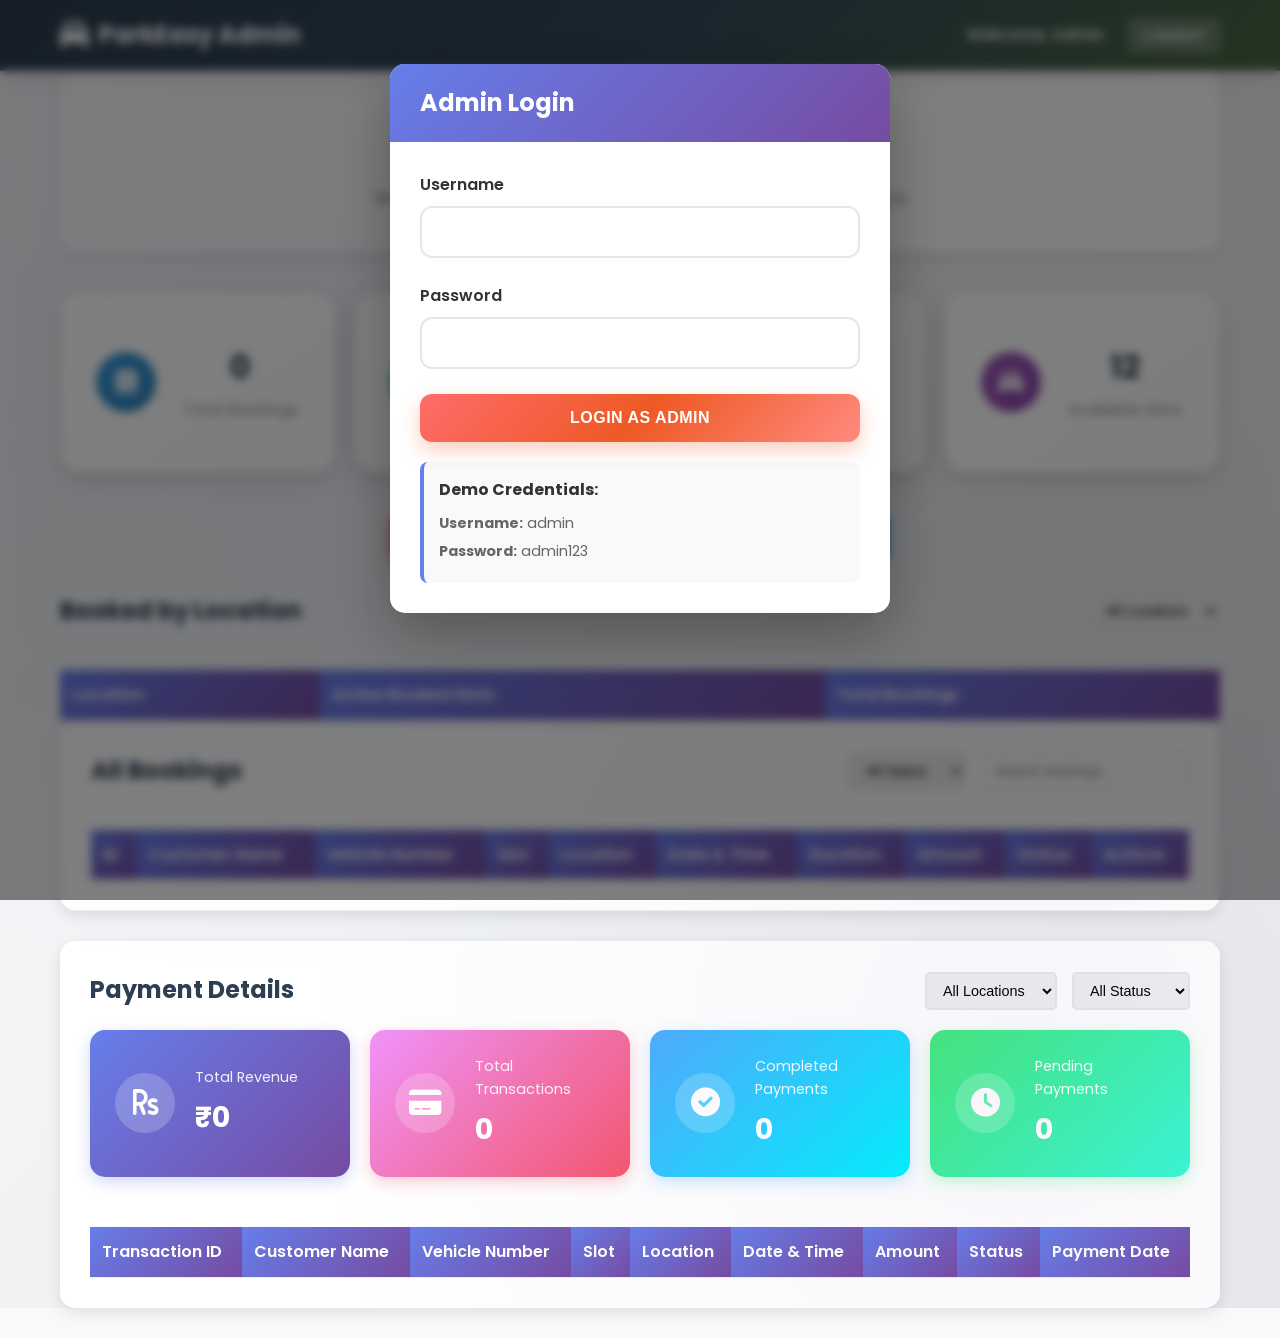
<file: Frontend/admin.html>
<!DOCTYPE html>
<html lang="en">
<head>
    <meta charset="UTF-8">
    <meta name="viewport" content="width=device-width, initial-scale=1.0">
    <title>ParkEasy - Admin Dashboard</title>
    <link rel="preconnect" href="https://fonts.googleapis.com">
    <link rel="preconnect" href="https://fonts.gstatic.com" crossorigin>
    <link href="https://fonts.googleapis.com/css2?family=Poppins:wght@300;400;500;600;700&display=swap" rel="stylesheet">
    <link rel="stylesheet" href="style.css">
    <link href="https://cdnjs.cloudflare.com/ajax/libs/font-awesome/6.0.0/css/all.min.css" rel="stylesheet">
</head>
<body>
    <!-- Admin Navigation -->
    <nav class="navbar admin-navbar">
        <div class="nav-container">
            <div class="nav-logo">
                <i class="fas fa-car"></i>
                <span>ParkEasy Admin</span>
            </div>
            <div class="nav-auth">
                <span class="admin-welcome">Welcome, Admin</span>
                <button class="btn btn-logout" onclick="logout()">Logout</button>
            </div>
        </div>
    </nav>

    <!-- Admin Dashboard -->
    <section class="admin-dashboard">
        <div class="container">
            <div class="dashboard-header">
                <h1>Admin Dashboard</h1>
                <p>Manage parking bookings and monitor system performance</p>
            </div>
            
            <div class="admin-stats">
                <div class="stat-card">
                    <div class="stat-icon">
                        <i class="fas fa-book"></i>
                    </div>
                    <div class="stat-content">
                        <span class="stat-number" id="totalBookings">0</span>
                        <span class="stat-label">Total Bookings</span>
                    </div>
                </div>
                <div class="stat-card">
                    <div class="stat-icon">
                        <i class="fas fa-rupee-sign"></i>
                    </div>
                    <div class="stat-content">
                        <span class="stat-number" id="totalRevenue">₹0</span>
                        <span class="stat-label">Total Revenue</span>
                    </div>
                </div>
                <div class="stat-card">
                    <div class="stat-icon">
                        <i class="fas fa-clock"></i>
                    </div>
                    <div class="stat-content">
                        <span class="stat-number" id="activeBookings">0</span>
                        <span class="stat-label">Active Bookings</span>
                    </div>
                </div>
                <div class="stat-card">
                    <div class="stat-icon">
                        <i class="fas fa-car"></i>
                    </div>
                    <div class="stat-content">
                        <span class="stat-number" id="availableSlots">12</span>
                        <span class="stat-label">Available Slots</span>
                    </div>
                </div>
            </div>
            
            <div class="admin-actions">
                <button class="btn btn-primary" onclick="exportToExcel()">
                    <i class="fas fa-file-excel"></i> Export to Excel
                </button>
                <button class="btn btn-secondary" onclick="refreshAdminData()">
                    <i class="fas fa-sync-alt"></i> Refresh Data
                </button>
            </div>

            <div class="booked-by-location">
                <div class="section-header">
                    <h2>Booked by Location</h2>
                    <div class="filter-controls">
                        <select id="adminLocationFilter" onchange="refreshAdminData()">
                            <option value="">All Locations</option>
                            <option value="CityMall">CityMall</option>
                            <option value="TechPark">TechPark</option>
                            <option value="CentralOffice">CentralOffice</option>
                            <option value="Airport">Airport</option>
                            <option value="Stadium">Stadium</option>
                        </select>
                    </div>
                </div>
                <div class="table-responsive">
                    <table class="bookings-table">
                        <thead>
                            <tr>
                                <th>Location</th>
                                <th>Active Booked Slots</th>
                                <th>Total Bookings</th>
                            </tr>
                        </thead>
                        <tbody id="bookedByLocationBody">
                            <!-- Filled by admin.js -->
                        </tbody>
                    </table>
                </div>
            </div>
            
            <div class="bookings-section">
                <div class="section-header">
                    <h2>All Bookings</h2>
                    <div class="filter-controls">
                        <select id="statusFilter" onchange="filterBookings()">
                            <option value="">All Status</option>
                            <option value="active">Active</option>
                            <option value="completed">Completed</option>
                            <option value="cancelled">Cancelled</option>
                        </select>
                        <input type="text" id="searchInput" placeholder="Search bookings..." onkeyup="searchBookings()">
                    </div>
                </div>
                
                <div class="table-responsive">
                    <table class="bookings-table">
                        <thead>
                            <tr>
                                <th>ID</th>
                                <th>Customer Name</th>
                                <th>Vehicle Number</th>
                                <th>Slot</th>
                                <th>Location</th>
                                <th>Date & Time</th>
                                <th>Duration</th>
                                <th>Amount</th>
                                <th>Status</th>
                                <th>Actions</th>
                            </tr>
                        </thead>
                        <tbody id="bookingsTableBody">
                            <!-- Bookings will be populated here -->
                        </tbody>
                    </table>
                </div>
            </div>

            <div class="payment-details-section">
                <div class="section-header">
                    <h2>Payment Details</h2>
                    <div class="filter-controls">
                        <select id="paymentLocationFilter" onchange="loadPaymentDetails()">
                            <option value="">All Locations</option>
                            <option value="CityMall">CityMall</option>
                            <option value="TechPark">TechPark</option>
                            <option value="CentralOffice">CentralOffice</option>
                            <option value="Airport">Airport</option>
                            <option value="Stadium">Stadium</option>
                        </select>
                        <select id="paymentStatusFilter" onchange="loadPaymentDetails()">
                            <option value="">All Status</option>
                            <option value="active">Active</option>
                            <option value="completed">Completed</option>
                            <option value="cancelled">Cancelled</option>
                        </select>
                    </div>
                </div>
                
                <div class="payment-summary-cards">
                    <div class="payment-summary-card">
                        <div class="payment-summary-icon">
                            <i class="fas fa-rupee-sign"></i>
                        </div>
                        <div class="payment-summary-content">
                            <span class="payment-summary-label">Total Revenue</span>
                            <span class="payment-summary-value" id="totalPaymentRevenue">₹0</span>
                        </div>
                    </div>
                    <div class="payment-summary-card">
                        <div class="payment-summary-icon">
                            <i class="fas fa-credit-card"></i>
                        </div>
                        <div class="payment-summary-content">
                            <span class="payment-summary-label">Total Transactions</span>
                            <span class="payment-summary-value" id="totalTransactions">0</span>
                        </div>
                    </div>
                    <div class="payment-summary-card">
                        <div class="payment-summary-icon">
                            <i class="fas fa-check-circle"></i>
                        </div>
                        <div class="payment-summary-content">
                            <span class="payment-summary-label">Completed Payments</span>
                            <span class="payment-summary-value" id="completedPayments">0</span>
                        </div>
                    </div>
                    <div class="payment-summary-card">
                        <div class="payment-summary-icon">
                            <i class="fas fa-clock"></i>
                        </div>
                        <div class="payment-summary-content">
                            <span class="payment-summary-label">Pending Payments</span>
                            <span class="payment-summary-value" id="pendingPayments">0</span>
                        </div>
                    </div>
                </div>
                
                <div class="table-responsive">
                    <table class="bookings-table">
                        <thead>
                            <tr>
                                <th>Transaction ID</th>
                                <th>Customer Name</th>
                                <th>Vehicle Number</th>
                                <th>Slot</th>
                                <th>Location</th>
                                <th>Date & Time</th>
                                <th>Amount</th>
                                <th>Status</th>
                                <th>Payment Date</th>
                            </tr>
                        </thead>
                        <tbody id="paymentDetailsTableBody">
                            <!-- Payment details will be populated here -->
                        </tbody>
                    </table>
                </div>
            </div>
        </div>
    </section>

    <!-- Login Modal for Admin -->
    <div id="adminLoginModal" class="modal">
        <div class="modal-content">
            <div class="modal-header">
                <h2>Admin Login</h2>
            </div>
            <div class="modal-body">
                <form id="adminLoginForm">
                    <div class="form-group">
                        <label for="adminUsername">Username</label>
                        <input type="text" id="adminUsername" name="username" required>
                    </div>
                    
                    <div class="form-group">
                        <label for="adminPassword">Password</label>
                        <input type="password" id="adminPassword" name="password" required>
                    </div>
                    
                    <button type="submit" class="btn btn-primary btn-full">Login as Admin</button>
                </form>
                
                <div class="demo-credentials">
                    <h4>Demo Credentials:</h4>
                    <p><strong>Username:</strong> admin</p>
                    <p><strong>Password:</strong> admin123</p>
                </div>
            </div>
        </div>
    </div>

    <script src="api.js"></script>
    <script src="admin.js"></script>
</body>
</html>
</file>
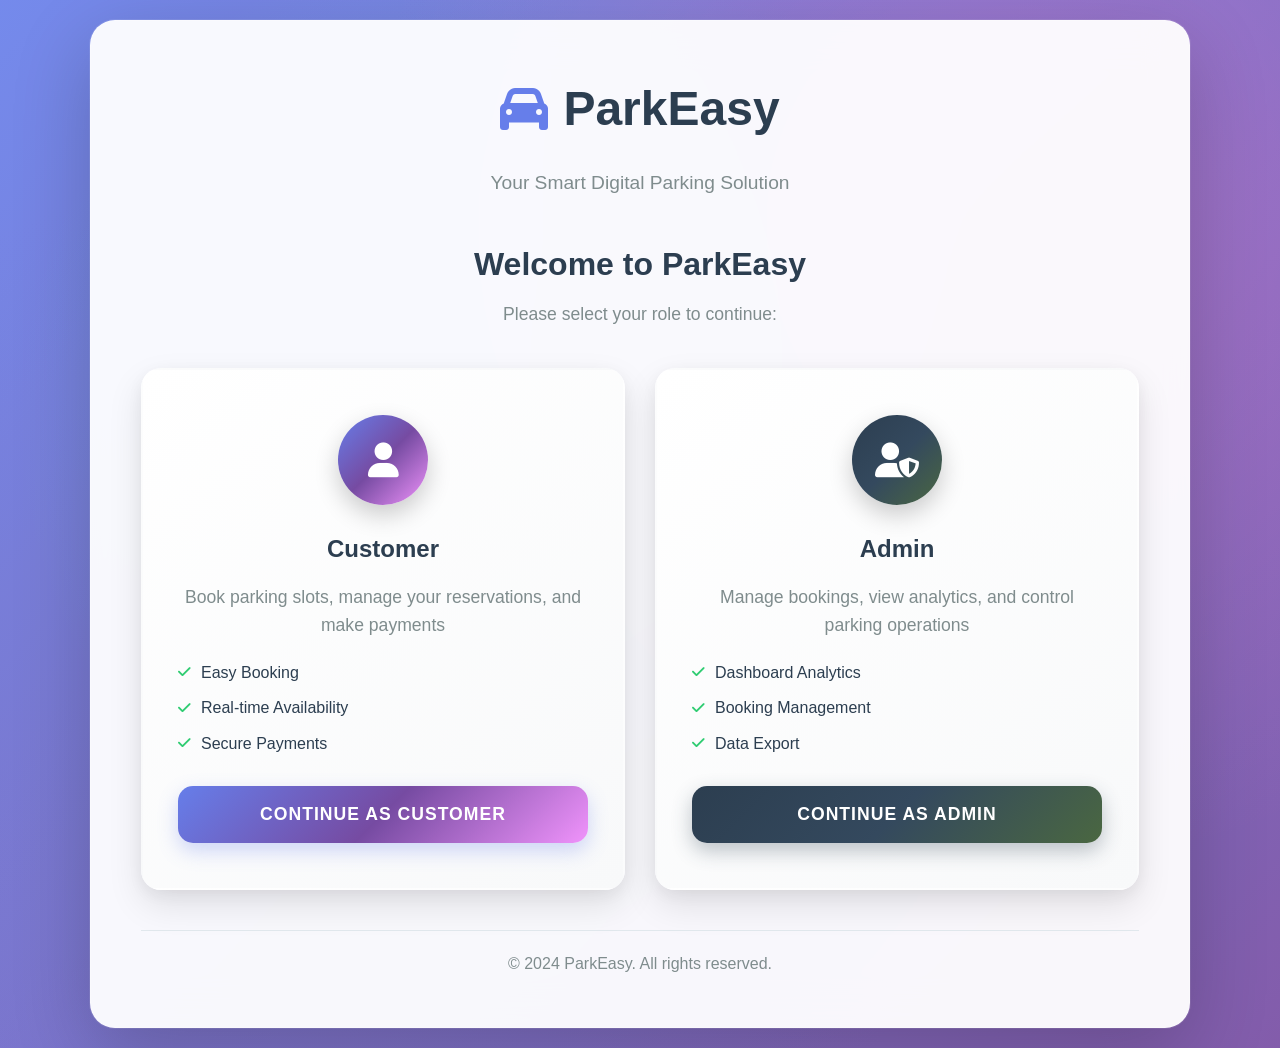
<file: Frontend/landing.html>
<!DOCTYPE html>
<html lang="en">
<head>
    <meta charset="UTF-8">
    <meta name="viewport" content="width=device-width, initial-scale=1.0">
    <title>ParkEasy - Digital Parking System</title>
    <link rel="stylesheet" href="style.css">
    <link href="https://cdnjs.cloudflare.com/ajax/libs/font-awesome/6.0.0/css/all.min.css" rel="stylesheet">
</head>
<body>
    <!-- Landing Page -->
    <div class="landing-page">
        <div class="landing-container">
            <div class="landing-header">
                <div class="logo">
                    <i class="fas fa-car"></i>
                    <h1>ParkEasy</h1>
                </div>
                <p class="tagline">Your Smart Digital Parking Solution</p>
            </div>
            
            <div class="user-selection">
                <h2>Welcome to ParkEasy</h2>
                <p>Please select your role to continue:</p>
                
                <div class="role-cards">
                    <div class="role-card customer-card" onclick="goToCustomer()">
                        <div class="role-icon">
                            <i class="fas fa-user"></i>
                        </div>
                        <h3>Customer</h3>
                        <p>Book parking slots, manage your reservations, and make payments</p>
                        <div class="role-features">
                            <span><i class="fas fa-check"></i> Easy Booking</span>
                            <span><i class="fas fa-check"></i> Real-time Availability</span>
                            <span><i class="fas fa-check"></i> Secure Payments</span>
                        </div>
                        <button class="btn btn-primary">Continue as Customer</button>
                    </div>
                    
                    <div class="role-card admin-card" onclick="goToAdmin()">
                        <div class="role-icon">
                            <i class="fas fa-user-shield"></i>
                        </div>
                        <h3>Admin</h3>
                        <p>Manage bookings, view analytics, and control parking operations</p>
                        <div class="role-features">
                            <span><i class="fas fa-check"></i> Dashboard Analytics</span>
                            <span><i class="fas fa-check"></i> Booking Management</span>
                            <span><i class="fas fa-check"></i> Data Export</span>
                        </div>
                        <button class="btn btn-secondary">Continue as Admin</button>
                    </div>
                </div>
            </div>
            
            <div class="landing-footer">
                <p>&copy; 2024 ParkEasy. All rights reserved.</p>
            </div>
        </div>
    </div>

    <script>
        // Add loading animation
        document.addEventListener('DOMContentLoaded', function() {
            // Animate cards on load
            const cards = document.querySelectorAll('.role-card');
            cards.forEach((card, index) => {
                card.style.opacity = '0';
                card.style.transform = 'translateY(50px)';
                setTimeout(() => {
                    card.style.transition = 'all 0.6s ease';
                    card.style.opacity = '1';
                    card.style.transform = 'translateY(0)';
                }, index * 200);
            });
        });
        
        function goToCustomer() {
            // Add click animation
            const customerCard = document.querySelector('.customer-card');
            customerCard.style.transform = 'scale(0.95)';
            setTimeout(() => {
                customerCard.style.transform = 'scale(1)';
                window.open('index.html', '_blank');
            }, 150);
        }
        
        function goToAdmin() {
            // Add click animation
            const adminCard = document.querySelector('.admin-card');
            adminCard.style.transform = 'scale(0.95)';
            setTimeout(() => {
                adminCard.style.transform = 'scale(1)';
                window.open('admin.html', '_blank');
            }, 150);
        }
    </script>
</body>
</html>
</file>
<file: Frontend/style.css>
/* Reset and Base Styles */
* {
    margin: 0;
    padding: 0;
    box-sizing: border-box;
}

body {
    font-family: 'Poppins', 'Segoe UI', Tahoma, Geneva, Verdana, sans-serif;
    line-height: 1.6;
    color: #333;
    background-color: #f8f9fa;
}

.container {
    max-width: 1200px;
    margin: 0 auto;
    padding: 0 20px;
}

/* Navigation */
.navbar {
    background: rgba(102, 126, 234, 0.5); /* Transparent */
  backdrop-filter: blur(10px); /* Blurry effect */
  -webkit-backdrop-filter: blur(10px); /* Safari support */
  border-bottom: 1px solid rgba(255, 255, 255, 0.2); /* Optional subtle border */
  position: fixed; /* Keeps navbar on top */
  top: 0;
  width: 100%;
  z-index: 1000;
}

.nav-container {
    max-width: 1200px;
    margin: 0 auto;
    padding: 0 20px;
    display: flex;
    justify-content: space-between;
    align-items: center;
    height: 70px;
    gap: 20px;
    position: relative;
}

.nav-container > * {
    flex-shrink: 0;
}

.nav-logo {
    display: flex;
    align-items: center;
    color: white;
    font-size: 1.5rem;
    font-weight: bold;
    flex-shrink: 0;
    white-space: nowrap;
}

.nav-logo i {
    margin-right: 10px;
    font-size: 1.8rem;
}

.nav-menu {
    display: flex;
    list-style: none;
    margin: 0;
    padding: 0;
    align-items: center;
    flex-wrap: nowrap;
    gap: 0;
    flex: 1;
    justify-content: flex-start;
    min-width: 0;
    margin-left: 20px;
    margin-right: 20px;
}

.nav-item {
    margin-left: 1.5rem;
    flex-shrink: 0;
}

.nav-item:first-child {
    margin-left: 0;
}

.nav-link {
    color: whitesmoke;
    text-decoration: none;
    font-weight: 500;
    padding: 10px 12px;
    border-radius: 5px;
    transition: all 0.3s ease;
    cursor: pointer;
    white-space: nowrap;
    display: inline-block;
    vertical-align: middle;
    font-size: 0.95rem;
}

.nav-link:hover,
.nav-link.active {
    background-color: #764ba2;
    transform: translateY(-2px);
}

.hamburger {
    display: none;
    flex-direction: column;
    cursor: pointer;
}

.hamburger .bar {
    width: 25px;
    height: 3px;
    background-color: white;
    margin: 3px 0;
    transition: 0.3s;
}

/* Sections */
.section {
    display: none;
    min-height: 100vh;
    padding-top: 70px;
}

.section.active {
    display: block;
}

/* Hero Section */
.hero {
    background: linear-gradient(135deg, rgba(102, 126, 234, 0.9) 0%, rgba(118, 75, 162, 0.9) 100%), 
                url('https://images.unsplash.com/photo-1449824913935-59a10b8d2000?w=1920&h=1080&fit=crop&crop=center') center/cover no-repeat;
    color: white;
    padding: 80px 0;
    display: flex;
    align-items: center;
    justify-content: space-between;
    max-width: 100%;
    margin: 0 auto;
    padding-left: 20px;
    padding-right: 20px;
    height: 100vh;
    min-height: 600px;
    position: relative;
    overflow: hidden;
}

.hero::before {
    content: '';
    position: absolute;
    top: 0;
    left: 0;
    right: 0;
    bottom: 0;
    background: radial-gradient(circle at 30% 20%, rgba(255, 255, 255, 0.1) 0%, transparent 50%),
                radial-gradient(circle at 70% 80%, rgba(255, 255, 255, 0.05) 0%, transparent 50%);
    animation: heroShimmer 8s ease-in-out infinite;
}

@keyframes heroShimmer {
    0%, 100% { opacity: 0.3; }
    50% { opacity: 0.6; }
}

.hero-content {
    flex: 1;
    max-width: 600px;
    padding-left: 50px;
}

.hero h1 {
    font-size: 3rem;
    margin-bottom: 20px;
    animation: fadeInUp 1s ease;
}

.hero p {
    font-size: 1.2rem;
    margin-bottom: 30px;
    opacity: 0.9;
    animation: fadeInUp 1s ease 0.2s both;
}

.hero-buttons {
    animation: fadeInUp 1s ease 0.4s both;
}

.hero-image {
    flex: 1;
    text-align: center;
    display: flex;
    align-items: center;
    justify-content: center;
}

.hero-image::before {
    content: '';
    position: absolute;
    top: 0;
    left: 0;
    right: 0;
    bottom: 0;
    background: url('https://images.unsplash.com/photo-1449824913935-59a10b8d2000?w=1920&h=1080&fit=crop&crop=center') center/cover no-repeat;
    opacity: 0.1;
    z-index: -1;
}

@keyframes fadeInUp {
    from {
        opacity: 0;
        transform: translateY(30px);
    }
    to {
        opacity: 1;
        transform: translateY(0);
    }
}

@keyframes float {
    0%, 100% { transform: translateY(0px); }
    50% { transform: translateY(-20px); }
}

/* Buttons */
.btn {
    padding: 15px 35px;
    border: none;
    border-radius: 12px;
    font-size: 1rem;
    font-weight: 600;
    cursor: pointer;
    transition: all 0.4s cubic-bezier(0.175, 0.885, 0.32, 1.275);
    text-decoration: none;
    display: inline-block;
    text-align: center;
    position: relative;
    overflow: hidden;
    text-transform: uppercase;
    letter-spacing: 0.5px;
}

.btn::before {
    content: '';
    position: absolute;
    top: 0;
    left: -100%;
    width: 100%;
    height: 100%;
    background: linear-gradient(90deg, transparent, rgba(255,255,255,0.3), transparent);
    transition: left 0.5s;
}

.btn:hover::before {
    left: 100%;
}

.btn-primary {
    background: linear-gradient(135deg, #ff6b6b 0%, #ee5a24 50%, #ff8a80 100%);
    color: white;
    margin-right: 15px;
    box-shadow: 0 8px 20px rgba(238, 90, 36, 0.3);
}

.btn-primary:hover {
    transform: translateY(-4px) scale(1.05);
    box-shadow: 0 15px 35px rgba(238, 90, 36, 0.5);
}

.btn-secondary {
    background: transparent;
    color: white;
    border: 2px solid rgba(255, 255, 255, 0.8);
    backdrop-filter: blur(10px);
}

.btn-secondary:hover {
    background: rgba(255, 255, 255, 0.1);
    color: white;
    transform: translateY(-4px) scale(1.05);
    box-shadow: 0 15px 35px rgba(255, 255, 255, 0.2);
    border-color: white;
}

.btn-full {
    width: 100%;
}

/* Features */
.features {
    display: grid;
    grid-template-columns: repeat(auto-fit, minmax(300px, 1fr));
    gap: 30px;
    max-width: 1200px;
    margin: 0 auto;
    padding: 80px 20px;
    background: white;
    height: 600px;
}

.feature-card {
    background: white;
    padding: 40px 30px;
    border-radius: 15px;
    text-align: center;
    box-shadow: 0 10px 30px rgba(0,0,0,0.1);
    transition: transform 0.3s ease;
    height: 300px;
}

.feature-card:hover {
    transform: translateY(-10px);
}

.feature-card i {
    font-size: 3rem;
    color: #667eea;
    margin-bottom: 20px;
}

.feature-card h3 {
    font-size: 1.5rem;
    margin-bottom: 15px;
    color: #333;
}

/* Form Styles */
.booking-form-container {
    max-width: 800px;
    margin: 0 auto;
    background: linear-gradient(145deg, #ffffff 0%, #f8f9fa 100%);
    padding: 50px;
    border-radius: 20px;
    box-shadow: 0 20px 50px rgba(0,0,0,0.1), 
                0 5px 15px rgba(0,0,0,0.05);
    border: 1px solid rgba(255, 255, 255, 0.2);
    position: relative;
    overflow: hidden;
}

.booking-form-container::before {
    content: '';
    position: absolute;
    top: 0;
    left: 0;
    right: 0;
    height: 4px;
    background: linear-gradient(90deg, #667eea, #764ba2, #f093fb);
}

.form-group {
    margin-bottom: 25px;
}

.form-row {
    display: grid;
    grid-template-columns: 1fr 1fr;
    gap: 20px;
}

.form-group label {
    display: block;
    margin-bottom: 8px;
    font-weight: 600;
    color: #333;
    text-align: left;
}

.form-group input,
.form-group select {
    width: 100%;
    padding: 15px 20px;
    border: 2px solid #e1e8ed;
    border-radius: 12px;
    font-size: 1rem;
    transition: all 0.3s ease;
    background: rgba(255, 255, 255, 0.9);
    backdrop-filter: blur(10px);
}

.form-group input:focus,
.form-group select:focus {
    outline: none;
    border-color: #667eea;
    box-shadow: 0 0 0 3px rgba(102, 126, 234, 0.1);
    transform: translateY(-2px);
    background: white;
}

.total-amount {
    background: linear-gradient(135deg, #667eea, #764ba2);
    color: white;
    padding: 20px;
    border-radius: 10px;
    text-align: center;
    font-size: 1.2rem;
    font-weight: bold;
    margin-bottom: 30px;
}

/* Availability Section */
.availability-stats {
    display: grid;
    grid-template-columns: repeat(auto-fit, minmax(200px, 1fr));
    gap: 20px;
    margin-bottom: 40px;
}

.stat-card {
    background: white;
    padding: 30px;
    border-radius: 15px;
    text-align: center;
    box-shadow: 0 5px 15px rgba(0,0,0,0.1);
}

.stat-number {
    display: block;
    font-size: 3rem;
    font-weight: bold;
    color: #667eea;
    margin-bottom: 10px;
}

.stat-label {
    color: #666;
    font-size: 1.1rem;
}

.parking-grid {
    background: white;
    padding: 40px;
    border-radius: 15px;
    box-shadow: 0 10px 30px rgba(0,0,0,0.1);
    margin-bottom: 30px;
}

.grid-legend {
    display: flex;
    justify-content: center;
    gap: 30px;
    margin-bottom: 30px;
}

.legend-item {
    display: flex;
    align-items: center;
    gap: 10px;
}

.legend-color {
    width: 20px;
    height: 20px;
    border-radius: 4px;
}

.legend-color.available {
    background-color: #2ecc71;
}

.legend-color.booked {
    background-color: #e74c3c;
}

.slots-grid {
    display: grid;
    grid-template-columns: repeat(auto-fit, minmax(120px, 1fr));
    gap: 15px;
    max-width: 600px;
    margin: 0 auto;
}

.slot {
    aspect-ratio: 1;
    display: flex;
    align-items: center;
    justify-content: center;
    border-radius: 10px;
    font-weight: bold;
    font-size: 1.1rem;
    cursor: pointer;
    transition: all 0.3s ease;
    border: 3px solid transparent;
}

.slot.available {
    background-color: #2ecc71;
    color: white;
}

.slot.available:hover {
    background-color: #27ae60;
    transform: scale(1.05);
}

.slot.booked {
    background-color: #e74c3c;
    color: white;
    cursor: not-allowed;
}

/* Payment Section */
.payment-container {
    display: grid;
    grid-template-columns: 1fr 2fr;
    gap: 40px;
    max-width: 1000px;
    margin: 0 auto;
    align-items: start;
}

@media (max-width: 968px) {
    .payment-container {
        grid-template-columns: 1fr;
        gap: 30px;
    }
}

.payment-summary {
    background: white;
    padding: 30px;
    border-radius: 15px;
    box-shadow: 0 5px 15px rgba(0,0,0,0.1);
    height: fit-content;
}

.payment-summary h3 {
    margin-bottom: 25px;
    color: #333;
}

.summary-item {
    display: flex;
    justify-content: space-between;
    align-items: center;
    padding: 12px 0;
    border-bottom: 1px solid #eee;
    gap: 15px;
}

.summary-item span:first-child {
    font-weight: 500;
    color: #2c3e50;
    flex-shrink: 0;
}

.summary-item span:last-child {
    text-align: right;
    color: #667eea;
    font-weight: 600;
    word-break: break-word;
}

.summary-item.total {
    font-weight: bold;
    font-size: 1.2rem;
    color: #667eea;
    border-bottom: none;
    margin-top: 15px;
    padding-top: 20px;
    border-top: 2px solid #667eea;
}

.payment-methods {
    background: white;
    padding: 30px;
    border-radius: 15px;
    box-shadow: 0 5px 15px rgba(0,0,0,0.1);
}

.method-tabs {
    display: flex;
    gap: 10px;
    margin-bottom: 30px;
}

.method-tab {
    flex: 1;
    padding: 15px;
    border: 2px solid #e1e8ed;
    background: white;
    border-radius: 8px;
    cursor: pointer;
    transition: all 0.3s ease;
}

.method-tab.active {
    border-color: #667eea;
    background: #667eea;
    color: white;
}

.method-tab:hover {
    border-color: #667eea;
}

.payment-form {
    display: none;
}

.payment-form.active {
    display: block;
}

.upi-apps {
    margin-top: 20px;
}

.upi-options {
    display: flex;
    gap: 15px;
    margin-top: 15px;
}

.upi-option {
    flex: 1;
    padding: 15px;
    border: 2px solid #e1e8ed;
    border-radius: 8px;
    text-align: center;
    cursor: pointer;
    transition: all 0.3s ease;
}

.upi-option:hover {
    border-color: #667eea;
    background: #f8f9ff;
}

/* Contact Section */
.contact-container {
    display: grid;
    grid-template-columns: 1fr 1fr;
    gap: 40px;
    max-width: 1000px;
    margin: 0 auto;
}

.contact-info {
    background: white;
    padding: 40px;
    border-radius: 15px;
    box-shadow: 0 5px 15px rgba(0,0,0,0.1);
}

.contact-item {
    display: flex;
    align-items: flex-start;
    margin-bottom: 30px;
}

.contact-item i {
    font-size: 1.5rem;
    color: #667eea;
    margin-right: 20px;
    margin-top: 5px;
}

.contact-item h4 {
    margin-bottom: 8px;
    color: #333;
}

.contact-item p {
    color: #666;
    line-height: 1.6;
}

.contact-form {
    background: white;
    padding: 40px;
    border-radius: 15px;
    box-shadow: 0 5px 15px rgba(0,0,0,0.1);
}

.contact-form h3 {
    margin-bottom: 25px;
    color: #333;
}

.contact-form .form-group {
    margin-bottom: 20px;
}

.contact-form input,
.contact-form textarea {
    width: 100%;
    padding: 12px 15px;
    border: 2px solid #e1e8ed;
    border-radius: 8px;
    font-size: 1rem;
    transition: border-color 0.3s ease;
    font-family: inherit;
}

.contact-form input:focus,
.contact-form textarea:focus {
    outline: none;
    border-color: #667eea;
}

.contact-form textarea {
    resize: vertical;
    min-height: 120px;
}

/* Footer */
.footer {
    background: #2c3e50;
    color: white;
    padding: 50px 0 20px;
    margin-top: 50px;
}

.footer-content {
    display: grid;
    grid-template-columns: repeat(auto-fit, minmax(250px, 1fr));
    gap: 40px;
    margin-bottom: 30px;
}

.footer-section h3,
.footer-section h4 {
    margin-bottom: 20px;
    color: white;
}

.footer-section p {
    color: #bdc3c7;
    line-height: 1.6;
    margin-bottom: 20px;
}

.footer-section ul {
    list-style: none;
}

.footer-section ul li {
    margin-bottom: 10px;
}

.footer-section ul li a {
    color: #bdc3c7;
    text-decoration: none;
    transition: color 0.3s ease;
}

.footer-section ul li a:hover {
    color: white;
}

.social-links {
    display: flex;
    gap: 15px;
}

.social-links a {
    display: inline-flex;
    align-items: center;
    justify-content: center;
    width: 40px;
    height: 40px;
    background: #34495e;
    color: white;
    border-radius: 50%;
    text-decoration: none;
    transition: all 0.3s ease;
}

.social-links a:hover {
    background: #667eea;
    transform: translateY(-3px);
}

.footer-bottom {
    border-top: 1px solid #34495e;
    padding-top: 20px;
    text-align: center;
    color: #bdc3c7;
}

/* Responsive Design */
@media (max-width: 768px) {
    .hamburger {
        display: flex;
    }
    
    .nav-menu {
        position: fixed;
        left: -100%;
        top: 70px;
        flex-direction: column;
        background: linear-gradient(135deg, #667eea 0%, #764ba2 100%);
        width: 100%;
        text-align: center;
        transition: 0.3s;
        box-shadow: 0 10px 27px rgba(0,0,0,0.05);
        padding: 20px 0;
    }
    
    .nav-menu.active {
        left: 0;
    }
    
    .nav-item {
        margin: 10px 0;
        margin-left: 0;
    }
    
    .nav-menu {
        justify-content: flex-start;
    }
    
    .hero {
        flex-direction: column;
        text-align: center;
        padding: 40px 20px;
    }
    
    .hero h1 {
        font-size: 2rem;
    }
    
    .hero-image i {
        font-size: 8rem;
        margin-top: 30px;
    }
    
    .features {
        grid-template-columns: 1fr;
        padding: 40px 20px;
    }
    
    .booking-form-container {
        margin: 20px;
        padding: 30px 20px;
    }
    
    .form-row {
        grid-template-columns: 1fr;
    }
    
    .availability-stats {
        grid-template-columns: repeat(auto-fit, minmax(150px, 1fr));
    }
    
    .slots-grid {
        grid-template-columns: repeat(auto-fit, minmax(80px, 1fr));
    }
    
    .payment-container {
        grid-template-columns: 1fr;
        margin: 20px;
    }
    
    .contact-container {
        grid-template-columns: 1fr;
        margin: 20px;
    }
    
    .method-tabs {
        flex-direction: column;
    }
    
    .upi-options {
        flex-direction: column;
    }
    
    .footer-content {
        grid-template-columns: 1fr;
        text-align: center;
    }
    
    .social-links {
        justify-content: center;
    }
}

@media (max-width: 480px) {
    .container {
        padding: 0 15px;
    }
    
    .hero h1 {
        font-size: 1.8rem;
    }
    
    .hero p {
        font-size: 1rem;
    }
    
    .btn {
        padding: 10px 20px;
        font-size: 0.9rem;
    }
    
    .hero-buttons {
        display: flex;
        flex-direction: column;
        gap: 15px;
    }
    
    .btn-primary {
        margin-right: 0;
    }
    
    .booking-form-container,
    .contact-info,
    .contact-form,
    .payment-summary,
    .payment-methods {
        padding: 20px;
    }
    
    .slots-grid {
        grid-template-columns: repeat(3, 1fr);
    }
    
    .slot {
        font-size: 0.9rem;
    }
}

/* Animations */
.section {
    animation: fadeIn 0.5s ease-in-out;
}

@keyframes fadeIn {
    from {
        opacity: 0;
        transform: translateY(20px);
    }
    to {
        opacity: 1;
        transform: translateY(0);
    }
}

/* Loading and Success States */
.loading {
    pointer-events: none;
    opacity: 0.7;
}

.success-message {
    background: #2ecc71;
    color: white;
    padding: 15px;
    border-radius: 8px;
    margin-bottom: 20px;
    text-align: center;
    animation: slideDown 0.5s ease;
}

.error-message {
    background: #e74c3c;
    color: white;
    padding: 15px;
    border-radius: 8px;
    margin-bottom: 20px;
    text-align: center;
    animation: slideDown 0.5s ease;
}

@keyframes slideDown {
    from {
        transform: translateY(-10px);
        opacity: 0;
    }
    to {
        transform: translateY(0);
        opacity: 1;
    }
}

/* Custom scrollbar */
::-webkit-scrollbar {
    width: 8px;
}

::-webkit-scrollbar-track {
    background: #f1f1f1;
}

::-webkit-scrollbar-thumb {
    background: #667eea;
    border-radius: 4px;
}

::-webkit-scrollbar-thumb:hover {
    background: #5a67d8;
}

/* Navigation Auth Styles */
.nav-auth {
    display: flex;
    align-items: center;
    gap: 10px;
    flex-wrap: nowrap;
    max-width: 280px;
    flex-shrink: 0;
    margin-left: 20px;
}

.customer-welcome {
    white-space: nowrap;
    overflow: hidden;
    text-overflow: ellipsis;
    max-width: 140px;
    font-size: 0.85rem;
    vertical-align: middle;
    color: white;
    font-weight: 500;
}

.btn-login, .btn-logout {
    padding: 8px 14px;
    font-size: 0.85rem;
    background: rgba(255, 255, 255, 0.2);
    color: white;
    border: 1px solid rgba(255, 255, 255, 0.3);
    border-radius: 5px;
    cursor: pointer;
    transition: all 0.3s ease;
    white-space: nowrap;
    flex-shrink: 0;
}

.btn-login:hover, .btn-logout:hover {
    background: rgba(255, 255, 255, 0.3);
    transform: translateY(-2px);
}

.btn-login, .btn-logout {
    padding: 8px 14px;
    font-size: 0.85rem;
    background: rgba(255, 255, 255, 0.2);
    color: white;
    border: 1px solid rgba(255, 255, 255, 0.3);
    border-radius: 5px;
    cursor: pointer;
    transition: all 0.3s ease;
    white-space: nowrap;
    flex-shrink: 0;
}

/* Car Showcase Styles */
.car-showcase {
    display: flex;
    gap: 20px;
    justify-content: center;
    align-items: center;
    flex-wrap: wrap;
}

.car-image {
    width: 120px;
    height: 80px;
    object-fit: cover;
    border-radius: 10px;
    box-shadow: 0 5px 15px rgba(0,0,0,0.3);
    transition: transform 0.3s ease;
}

.car-image:hover {
    transform: scale(1.1);
}

/* Modal Styles */
.modal {
    display: none;
    position: fixed;
    z-index: 2000;
    left: 0;
    top: 0;
    width: 100%;
    height: 100%;
    background-color: rgba(0,0,0,0.5);
    backdrop-filter: blur(5px);
}

.modal-content {
    background-color: white;
    margin: 5% auto;
    padding: 0;
    border-radius: 15px;
    width: 90%;
    max-width: 500px;
    box-shadow: 0 20px 60px rgba(0,0,0,0.3);
    animation: modalSlideIn 0.3s ease;
}

@keyframes modalSlideIn {
    from {
        opacity: 0;
        transform: translateY(-50px);
    }
    to {
        opacity: 1;
        transform: translateY(0);
    }
}

.modal-header {
    background: linear-gradient(135deg, #667eea 0%, #764ba2 100%);
    color: white;
    padding: 20px 30px;
    border-radius: 15px 15px 0 0;
    display: flex;
    justify-content: space-between;
    align-items: center;
}

.modal-header h2 {
    margin: 0;
    font-size: 1.5rem;
}

.close {
    color: white;
    font-size: 28px;
    font-weight: bold;
    cursor: pointer;
    transition: color 0.3s ease;
}

.close:hover {
    color: #ff6b6b;
}

.modal-body {
    padding: 30px;
}

.demo-credentials {
    margin-top: 20px;
    padding: 15px;
    background: #f8f9fa;
    border-radius: 8px;
    border-left: 4px solid #667eea;
}

.demo-credentials h4 {
    margin-bottom: 10px;
    color: #333;
}

.demo-credentials p {
    margin: 5px 0;
    font-size: 0.9rem;
    color: #666;
}

/* Admin Dashboard Styles */
.admin-stats {
    display: grid;
    grid-template-columns: repeat(auto-fit, minmax(200px, 1fr));
    gap: 20px;
    margin-bottom: 40px;
}

.admin-actions {
    display: flex;
    gap: 15px;
    margin-bottom: 30px;
    flex-wrap: wrap;
}

.bookings-table-container {
    background: white;
    padding: 30px;
    border-radius: 15px;
    box-shadow: 0 10px 30px rgba(0,0,0,0.1);
}

.bookings-table-container h3 {
    margin-bottom: 20px;
    color: #333;
}

.table-responsive {
    overflow-x: auto;
}

.bookings-table {
    width: 100%;
    border-collapse: collapse;
    margin-top: 20px;
}

.bookings-table th,
.bookings-table td {
    padding: 12px;
    text-align: left;
    border-bottom: 1px solid #eee;
}

.bookings-table th {
    background: linear-gradient(135deg, #667eea, #764ba2);
    color: white;
    font-weight: 600;
}

.bookings-table tr:hover {
    background-color: #f8f9ff;
}

.status-badge {
    padding: 4px 12px;
    border-radius: 12px;
    font-size: 0.85rem;
    font-weight: 600;
    text-transform: capitalize;
    white-space: nowrap;
    display: inline-block;
}

.status-active {
    background-color: #2ecc71;
    color: white;
}

.status-completed {
    background-color: #95a5a6;
    color: white;
}

.status-cancelled {
    background-color: #e74c3c;
    color: white;
}

.btn-action {
    padding: 6px 12px;
    margin: 2px;
    border: none;
    border-radius: 4px;
    cursor: pointer;
    font-size: 0.8rem;
    transition: all 0.3s ease;
}

.btn-edit {
    background-color: #3498db;
    color: white;
}

.btn-delete {
    background-color: #e74c3c;
    color: white;
}

.btn-action:hover {
    transform: translateY(-2px);
    box-shadow: 0 4px 8px rgba(0,0,0,0.2);
}

/* Responsive adjustments for new components */
@media (max-width: 768px) {
    .nav-auth {
        display: none;
    }
    
    .customer-welcome {
        max-width: 100%;
        font-size: 0.85rem;
    }
    
    .car-showcase {
        flex-direction: column;
        gap: 15px;
    }
    
    .car-image {
        width: 100px;
        height: 70px;
    }
    
    .modal-content {
        margin: 10% auto;
        width: 95%;
    }
    
    .modal-header {
        padding: 15px 20px;
    }
    
    .modal-body {
        padding: 20px;
    }
    
    .admin-actions {
        flex-direction: column;
    }
    
    .bookings-table {
        font-size: 0.8rem;
    }
    
    .bookings-table th,
    .bookings-table td {
        padding: 8px;
    }
    
    .payment-summary-cards {
        grid-template-columns: 1fr;
    }
    
    .payment-summary-card {
        padding: 20px;
    }
    
    .payment-summary-value {
        font-size: 1.5rem;
    }
}

@media (max-width: 480px) {
    .car-image {
        width: 80px;
        height: 60px;
    }
    
    .modal-header h2 {
        font-size: 1.2rem;
    }
    
    .bookings-table {
        font-size: 0.7rem;
    }
    
    .bookings-table th,
    .bookings-table td {
        padding: 6px;
    }
}

/* Admin Page Specific Styles */
.admin-navbar {
    background: linear-gradient(135deg, #2c3e50 0%, #34495e 50%, #4a6741 100%);
    box-shadow: 0 4px 20px rgba(0,0,0,0.1);
}

.admin-dashboard {
    padding-top: 70px;
    min-height: 100vh;
    background: linear-gradient(135deg, #f8f9fa 0%, #e9ecef 100%);
    position: relative;
}

.admin-dashboard::before {
    content: '';
    position: absolute;
    top: 0;
    left: 0;
    right: 0;
    bottom: 0;
    background: radial-gradient(circle at 20% 20%, rgba(102, 126, 234, 0.05) 0%, transparent 50%),
                radial-gradient(circle at 80% 80%, rgba(118, 75, 162, 0.05) 0%, transparent 50%);
    pointer-events: none;
}

.dashboard-header {
    text-align: center;
    margin-bottom: 40px;
    padding: 40px 0;
    background: white;
    border-radius: 15px;
    box-shadow: 0 5px 15px rgba(0,0,0,0.1);
}

.dashboard-header h1 {
    color: #2c3e50;
    margin-bottom: 10px;
    font-size: 2.5rem;
}

.dashboard-header p {
    color: #7f8c8d;
    font-size: 1.1rem;
}

.admin-stats {
    display: grid;
    grid-template-columns: repeat(auto-fit, minmax(250px, 1fr));
    gap: 20px;
    margin-bottom: 40px;
}

.stat-card {
    background: linear-gradient(145deg, #ffffff 0%, #f8f9fa 100%);
    padding: 35px;
    border-radius: 20px;
    box-shadow: 0 10px 30px rgba(0,0,0,0.1), 
                0 5px 15px rgba(0,0,0,0.05);
    display: flex;
    align-items: center;
    gap: 25px;
    transition: all 0.4s cubic-bezier(0.175, 0.885, 0.32, 1.275);
    border: 1px solid rgba(255, 255, 255, 0.2);
    position: relative;
    overflow: hidden;
}

.stat-card::before {
    content: '';
    position: absolute;
    top: 0;
    left: 0;
    right: 0;
    height: 4px;
    background: linear-gradient(90deg, #667eea, #764ba2);
    transform: scaleX(0);
    transition: transform 0.3s ease;
}

.stat-card:hover::before {
    transform: scaleX(1);
}

.stat-card:hover {
    transform: translateY(-10px) scale(1.02);
    box-shadow: 0 20px 40px rgba(0,0,0,0.15), 
                0 10px 25px rgba(0,0,0,0.1);
}

.stat-icon {
    width: 60px;
    height: 60px;
    border-radius: 50%;
    display: flex;
    align-items: center;
    justify-content: center;
    font-size: 1.5rem;
    color: white;
}

.stat-card:nth-child(1) .stat-icon {
    background: linear-gradient(135deg, #3498db, #2980b9);
}

.stat-card:nth-child(2) .stat-icon {
    background: linear-gradient(135deg, #2ecc71, #27ae60);
}

.stat-card:nth-child(3) .stat-icon {
    background: linear-gradient(135deg, #f39c12, #e67e22);
}

.stat-card:nth-child(4) .stat-icon {
    background: linear-gradient(135deg, #9b59b6, #8e44ad);
}

.stat-content {
    flex: 1;
}

.stat-number {
    display: block;
    font-size: 2rem;
    font-weight: bold;
    color: #2c3e50;
    margin-bottom: 5px;
}

.stat-label {
    color: #7f8c8d;
    font-size: 1rem;
}

.admin-actions {
    display: flex;
    gap: 15px;
    margin-bottom: 30px;
    flex-wrap: wrap;
    justify-content: center;
}

.bookings-section, .payment-details-section {
    background: white;
    padding: 30px;
    border-radius: 15px;
    box-shadow: 0 5px 15px rgba(0,0,0,0.1);
    margin-bottom: 30px;
}

.section-header {
    display: flex;
    justify-content: space-between;
    align-items: center;
    margin-bottom: 20px;
    flex-wrap: wrap;
    gap: 15px;
}

.section-header h2 {
    color: #2c3e50;
    margin: 0;
}

.filter-controls {
    display: flex;
    gap: 15px;
    flex-wrap: wrap;
}

.filter-controls select,
.filter-controls input {
    padding: 8px 12px;
    border: 2px solid #e1e8ed;
    border-radius: 5px;
    font-size: 0.9rem;
}

.filter-controls input {
    min-width: 200px;
}

.parking-status-grid {
    display: grid;
    grid-template-columns: repeat(auto-fit, minmax(150px, 1fr));
    gap: 15px;
    margin-top: 20px;
}

.parking-slot {
    padding: 15px;
    border-radius: 10px;
    text-align: center;
    font-weight: bold;
    transition: transform 0.3s ease;
}

.parking-slot.available {
    background: #2ecc71;
    color: white;
}

.parking-slot.booked {
    background: #e74c3c;
    color: white;
}

.parking-slot:hover {
    transform: scale(1.05);
}

.slot-id {
    display: block;
    font-size: 1.2rem;
    margin-bottom: 5px;
}

.slot-status {
    display: block;
    font-size: 0.9rem;
    opacity: 0.9;
}

.booked-by {
    display: block;
    font-size: 0.8rem;
    opacity: 0.8;
    margin-top: 5px;
}

.admin-welcome, .customer-welcome {
    color: white;
    font-weight: 500;
    margin-right: 15px;
}

/* Responsive adjustments for admin page */
@media (max-width: 768px) {
    .admin-stats {
        grid-template-columns: 1fr;
    }
    
    .stat-card {
        flex-direction: column;
        text-align: center;
    }
    
    .section-header {
        flex-direction: column;
        align-items: stretch;
    }
    
    .filter-controls {
        justify-content: center;
    }
    
    .filter-controls input {
        min-width: 150px;
    }
    
    .admin-actions {
        flex-direction: column;
    }
    
    .parking-status-grid {
        grid-template-columns: repeat(2, 1fr);
    }
}

/* Landing Page Styles */
.landing-page {
    min-height: 100vh;
    background: linear-gradient(135deg, rgba(102, 126, 234, 0.9) 0%, rgba(118, 75, 162, 0.9) 100%), 
                url('https://images.unsplash.com/photo-1449824913935-59a10b8d2000?w=1920&h=1080&fit=crop&crop=center') center/cover no-repeat;
    display: flex;
    align-items: center;
    justify-content: center;
    padding: 20px;
    position: relative;
    overflow: hidden;
}

.landing-page::before {
    content: '';
    position: absolute;
    top: 0;
    left: 0;
    right: 0;
    bottom: 0;
    background: radial-gradient(circle at 20% 80%, rgba(120, 119, 198, 0.3) 0%, transparent 50%),
                radial-gradient(circle at 80% 20%, rgba(255, 119, 198, 0.3) 0%, transparent 50%),
                radial-gradient(circle at 40% 40%, rgba(120, 219, 255, 0.3) 0%, transparent 50%);
    animation: floatingBubbles 20s ease-in-out infinite;
}

@keyframes floatingBubbles {
    0%, 100% { transform: translateY(0px) rotate(0deg); }
    33% { transform: translateY(-20px) rotate(1deg); }
    66% { transform: translateY(10px) rotate(-1deg); }
}

.landing-container {
    background: rgba(255, 255, 255, 0.95);
    backdrop-filter: blur(20px);
    border-radius: 25px;
    padding: 50px;
    max-width: 1100px;
    width: 100%;
    box-shadow: 0 25px 80px rgba(0,0,0,0.2), 
                0 0 0 1px rgba(255,255,255,0.1);
    text-align: center;
    position: relative;
    z-index: 10;
    border: 1px solid rgba(255, 255, 255, 0.2);
}

.landing-header {
    margin-bottom: 40px;
}

.logo {
    display: flex;
    align-items: center;
    justify-content: center;
    gap: 15px;
    margin-bottom: 20px;
}

.logo i {
    font-size: 3rem;
    color: #667eea;
}

.logo h1 {
    font-size: 3rem;
    color: #2c3e50;
    margin: 0;
    font-weight: bold;
}

.tagline {
    font-size: 1.2rem;
    color: #7f8c8d;
    margin: 0;
}

.user-selection h2 {
    color: #2c3e50;
    margin-bottom: 10px;
    font-size: 2rem;
}

.user-selection p {
    color: #7f8c8d;
    margin-bottom: 40px;
    font-size: 1.1rem;
}

.role-cards {
    display: grid;
    grid-template-columns: repeat(auto-fit, minmax(400px, 1fr));
    gap: 30px;
    margin-bottom: 40px;
}

.role-card {
    background: linear-gradient(145deg, #ffffff 0%, #f8f9fa 100%);
    border-radius: 20px;
    padding: 45px 35px;
    box-shadow: 0 15px 35px rgba(0,0,0,0.1), 
                0 5px 15px rgba(0,0,0,0.05);
    transition: all 0.4s cubic-bezier(0.175, 0.885, 0.32, 1.275);
    cursor: pointer;
    border: 2px solid transparent;
    position: relative;
    overflow: hidden;
}

.role-card::before {
    content: '';
    position: absolute;
    top: 0;
    left: -100%;
    width: 100%;
    height: 100%;
    background: linear-gradient(90deg, transparent, rgba(255,255,255,0.4), transparent);
    transition: left 0.5s;
}

.role-card:hover::before {
    left: 100%;
}

.role-card:hover {
    transform: translateY(-15px) scale(1.02);
    box-shadow: 0 25px 50px rgba(0,0,0,0.15), 
                0 10px 25px rgba(0,0,0,0.1);
}

.customer-card:hover {
    border-color: #667eea;
    box-shadow: 0 25px 50px rgba(102, 126, 234, 0.2), 
                0 10px 25px rgba(102, 126, 234, 0.1);
}

.admin-card:hover {
    border-color: #2c3e50;
    box-shadow: 0 25px 50px rgba(44, 62, 80, 0.2), 
                0 10px 25px rgba(44, 62, 80, 0.1);
}

.role-icon {
    width: 90px;
    height: 90px;
    border-radius: 50%;
    display: flex;
    align-items: center;
    justify-content: center;
    margin: 0 auto 25px;
    font-size: 2.2rem;
    color: white;
    position: relative;
    transition: all 0.3s ease;
    box-shadow: 0 10px 25px rgba(0,0,0,0.2);
}

.role-card:hover .role-icon {
    transform: scale(1.1) rotate(5deg);
}

.customer-card .role-icon {
    background: linear-gradient(135deg, #667eea 0%, #764ba2 50%, #f093fb 100%);
}

.customer-card .role-icon::after {
    content: '';
    position: absolute;
    top: -5px;
    left: -5px;
    right: -5px;
    bottom: -5px;
    border-radius: 50%;
    background: linear-gradient(135deg, #667eea, #764ba2);
    z-index: -1;
    opacity: 0;
    transition: opacity 0.3s ease;
}

.customer-card:hover .role-icon::after {
    opacity: 0.3;
}

.admin-card .role-icon {
    background: linear-gradient(135deg, #2c3e50 0%, #34495e 50%, #4a6741 100%);
}

.admin-card .role-icon::after {
    content: '';
    position: absolute;
    top: -5px;
    left: -5px;
    right: -5px;
    bottom: -5px;
    border-radius: 50%;
    background: linear-gradient(135deg, #2c3e50, #34495e);
    z-index: -1;
    opacity: 0;
    transition: opacity 0.3s ease;
}

.admin-card:hover .role-icon::after {
    opacity: 0.3;
}

.role-card h3 {
    color: #2c3e50;
    margin-bottom: 15px;
    font-size: 1.5rem;
}

.role-card p {
    color: #7f8c8d;
    margin-bottom: 20px;
    line-height: 1.6;
}

.role-features {
    display: flex;
    flex-direction: column;
    gap: 10px;
    margin-bottom: 30px;
}

.role-features span {
    display: flex;
    align-items: center;
    gap: 10px;
    color: #2c3e50;
    font-weight: 500;
}

.role-features i {
    color: #2ecc71;
    font-size: 0.9rem;
}

.role-card button {
    width: 100%;
    padding: 18px 25px;
    font-size: 1.1rem;
    font-weight: 600;
    border: none;
    border-radius: 15px;
    cursor: pointer;
    transition: all 0.4s cubic-bezier(0.175, 0.885, 0.32, 1.275);
    position: relative;
    overflow: hidden;
    text-transform: uppercase;
    letter-spacing: 1px;
}

.role-card button::before {
    content: '';
    position: absolute;
    top: 0;
    left: -100%;
    width: 100%;
    height: 100%;
    background: linear-gradient(90deg, transparent, rgba(255,255,255,0.3), transparent);
    transition: left 0.5s;
}

.role-card button:hover::before {
    left: 100%;
}

.customer-card button {
    background: linear-gradient(135deg, #667eea 0%, #764ba2 50%, #f093fb 100%);
    color: white;
    box-shadow: 0 8px 20px rgba(102, 126, 234, 0.3);
}

.admin-card button {
    background: linear-gradient(135deg, #2c3e50 0%, #34495e 50%, #4a6741 100%);
    color: white;
    box-shadow: 0 8px 20px rgba(44, 62, 80, 0.3);
}

.role-card button:hover {
    transform: translateY(-3px) scale(1.05);
    box-shadow: 0 15px 35px rgba(0,0,0,0.3);
}

.customer-card button:hover {
    box-shadow: 0 15px 35px rgba(102, 126, 234, 0.4);
}

.admin-card button:hover {
    box-shadow: 0 15px 35px rgba(44, 62, 80, 0.4);
}

.landing-footer {
    border-top: 1px solid #e1e8ed;
    padding-top: 20px;
    color: #7f8c8d;
}

/* Responsive adjustments for landing page */
@media (max-width: 768px) {
    .landing-container {
        padding: 30px 20px;
    }
    
    .logo h1 {
        font-size: 2rem;
    }
    
    .logo i {
        font-size: 2rem;
    }
    
    .role-cards {
        grid-template-columns: 1fr;
        gap: 20px;
    }
    
    .role-card {
        padding: 30px 20px;
    }
    
    .user-selection h2 {
        font-size: 1.5rem;
    }
}

@media (max-width: 480px) {
    .landing-page {
        padding: 10px;
    }
    
    .landing-container {
        padding: 20px 15px;
    }
    
    .role-card {
        padding: 25px 15px;
    }
    
    .role-icon {
        width: 60px;
        height: 60px;
        font-size: 1.5rem;
    }
}

/* ================================
   Visual polish overrides (safe)
   No behavior/markup changes
================================ */

/* Headings */
.section h2, .dashboard-header h1 {
    letter-spacing: 0.2px;
}

/* Buttons subtle lift */
.btn, .btn-action, .btn-login, .btn-logout {
    transition: transform 0.12s ease, box-shadow 0.2s ease;
}
.btn:hover, .btn-action:hover, .btn-login:hover, .btn-logout:hover {
    transform: translateY(-2px);
    box-shadow: 0 12px 24px rgba(0,0,0,0.15);
}

/* Inputs and selects */
input[type="text"], input[type="email"], input[type="date"], input[type="time"], input[type="password"], select, textarea {
    transition: border-color 0.2s ease, box-shadow 0.2s ease, transform 0.08s ease;
}
input:focus, select:focus, textarea:focus {
    transform: translateY(-1px);
}

/* Slots styling */
.slot {
    box-shadow: 0 8px 20px rgba(0,0,0,0.08);
}
.slot.available {
    background: linear-gradient(180deg, #2ecc71 0%, #27ae60 100%);
}
.slot.booked {
    background: linear-gradient(180deg, #e74c3c 0%, #c0392b 100%);
}

/* Cards and tables */
.stat-card, .payment-summary, .payment-methods, .contact-info, .contact-form, .parking-grid, .bookings-section {
    border: 1px solid rgba(0,0,0,0.06);
}
.bookings-table tr:hover {
    background: #f3f5ff;
}

/* Payment Summary Cards */
.payment-summary-cards {
    display: grid;
    grid-template-columns: repeat(auto-fit, minmax(250px, 1fr));
    gap: 20px;
    margin-bottom: 30px;
}

.payment-summary-card {
    background: linear-gradient(135deg, #667eea 0%, #764ba2 100%);
    padding: 25px;
    border-radius: 15px;
    display: flex;
    align-items: center;
    gap: 20px;
    box-shadow: 0 5px 15px rgba(102, 126, 234, 0.3);
    transition: transform 0.3s ease, box-shadow 0.3s ease;
}

.payment-summary-card:hover {
    transform: translateY(-5px);
    box-shadow: 0 10px 25px rgba(102, 126, 234, 0.4);
}

.payment-summary-card:nth-child(2) {
    background: linear-gradient(135deg, #f093fb 0%, #f5576c 100%);
    box-shadow: 0 5px 15px rgba(245, 87, 108, 0.3);
}

.payment-summary-card:nth-child(2):hover {
    box-shadow: 0 10px 25px rgba(245, 87, 108, 0.4);
}

.payment-summary-card:nth-child(3) {
    background: linear-gradient(135deg, #4facfe 0%, #00f2fe 100%);
    box-shadow: 0 5px 15px rgba(79, 172, 254, 0.3);
}

.payment-summary-card:nth-child(3):hover {
    box-shadow: 0 10px 25px rgba(79, 172, 254, 0.4);
}

.payment-summary-card:nth-child(4) {
    background: linear-gradient(135deg, #43e97b 0%, #38f9d7 100%);
    box-shadow: 0 5px 15px rgba(67, 233, 123, 0.3);
}

.payment-summary-card:nth-child(4):hover {
    box-shadow: 0 10px 25px rgba(67, 233, 123, 0.4);
}

.payment-summary-icon {
    width: 60px;
    height: 60px;
    background: rgba(255, 255, 255, 0.2);
    border-radius: 50%;
    display: flex;
    align-items: center;
    justify-content: center;
    font-size: 1.8rem;
    color: white;
}

.payment-summary-content {
    flex: 1;
    display: flex;
    flex-direction: column;
    color: white;
}

.payment-summary-label {
    font-size: 0.9rem;
    opacity: 0.9;
    margin-bottom: 5px;
}

.payment-summary-value {
    font-size: 1.8rem;
    font-weight: bold;
}

/* Navbar slight shadow */
.navbar {
    box-shadow: 0 10px 25px rgba(0,0,0,0.08);
}

/* Improve visibility of Admin "Refresh Data" button */
.admin-actions .btn.btn-secondary {
    background: linear-gradient(135deg, #06b6d4 0%, #3b82f6 100%);
    color: #ffffff;
    border: 1px solid rgba(255,255,255,0.2);
    text-shadow: 0 1px 0 rgba(0,0,0,0.15);
}

/* Booking Management Styles */
.bookings-management-container {
    background: white;
    padding: 30px;
    border-radius: 15px;
    box-shadow: 0 5px 15px rgba(0,0,0,0.1);
}

.bookings-header {
    margin-bottom: 30px;
}

.bookings-header h2 {
    margin-bottom: 20px;
    color: #2c3e50;
    font-size: 2rem;
    text-align: left;
    font-weight: 700;
    margin-top: 0;
}

.bookings-filters {
    display: flex;
    gap: 15px;
    flex-wrap: wrap;
    align-items: center;
}

.bookings-filters select,
.bookings-filters input {
    padding: 10px 15px;
    border: 2px solid #e1e8ed;
    border-radius: 8px;
    font-size: 0.9rem;
    transition: border-color 0.3s ease;
}

.bookings-filters select:focus,
.bookings-filters input:focus {
    outline: none;
    border-color: #667eea;
}

.bookings-stats {
    display: grid;
    grid-template-columns: repeat(auto-fit, minmax(200px, 1fr));
    gap: 20px;
    margin-bottom: 30px;
}

.booking-stat-card {
    background: linear-gradient(135deg, #667eea 0%, #764ba2 100%);
    padding: 25px 20px;
    border-radius: 12px;
    text-align: center;
    color: white;
    box-shadow: 0 4px 15px rgba(102, 126, 234, 0.3);
    display: flex;
    flex-direction: column;
    align-items: center;
    justify-content: center;
    min-height: 140px;
}

.booking-stat-card:nth-child(2) {
    background: linear-gradient(135deg, #43e97b 0%, #38f9d7 100%);
}

.booking-stat-card:nth-child(3) {
    background: linear-gradient(135deg, #fa709a 0%, #fee140 100%);
}

.booking-stat-card:nth-child(4) {
    background: linear-gradient(135deg, #30cfd0 0%, #330867 100%);
}

.booking-stat-card i {
    font-size: 2.2rem;
    margin-bottom: 12px;
    opacity: 1;
    text-shadow: 0 2px 4px rgba(0, 0, 0, 0.2);
}

.booking-stat-card .stat-value {
    display: block;
    font-size: 2rem;
    font-weight: bold;
    margin: 10px 0 5px 0;
    text-shadow: 0 2px 4px rgba(0, 0, 0, 0.2);
    line-height: 1.2;
}

.booking-stat-card .stat-label {
    font-size: 1rem;
    opacity: 1;
    font-weight: 500;
    color: rgba(255, 255, 255, 0.95);
    text-shadow: 0 1px 2px rgba(0, 0, 0, 0.2);
    margin-top: 5px;
}

.login-prompt {
    text-align: center;
    padding: 60px 20px;
    background: #f8f9fa;
    border-radius: 15px;
    border: 2px dashed #dee2e6;
}

.login-prompt-content i {
    font-size: 4rem;
    color: #667eea;
    margin-bottom: 20px;
}

.login-prompt-content h3 {
    color: #2c3e50;
    margin-bottom: 10px;
}

.login-prompt-content p {
    color: #7f8c8d;
    margin-bottom: 20px;
}

.bookings-list {
    display: flex;
    flex-direction: column;
    gap: 20px;
}

.no-bookings {
    text-align: center;
    padding: 60px 20px;
    color: #7f8c8d;
}

.no-bookings i {
    font-size: 4rem;
    margin-bottom: 20px;
    opacity: 0.5;
}

.booking-card {
    background: white;
    border: 2px solid #e1e8ed;
    border-radius: 12px;
    padding: 20px;
    transition: all 0.3s ease;
    box-shadow: 0 2px 8px rgba(0,0,0,0.05);
    word-wrap: break-word;
    overflow-wrap: break-word;
}

.booking-card:hover {
    box-shadow: 0 5px 20px rgba(0,0,0,0.1);
    transform: translateY(-2px);
}

.booking-card.active {
    border-left: 4px solid #43e97b;
}

.booking-card.completed {
    border-left: 4px solid #667eea;
}

.booking-card.cancelled {
    border-left: 4px solid #fa709a;
    opacity: 0.8;
}

.booking-card-header {
    display: flex;
    justify-content: space-between;
    align-items: center;
    margin-bottom: 20px;
    padding-bottom: 15px;
    border-bottom: 1px solid #e1e8ed;
    gap: 15px;
    flex-wrap: wrap;
}

.booking-id {
    display: flex;
    align-items: center;
    gap: 10px;
    color: #2c3e50;
    font-weight: 500;
    flex: 1;
    min-width: 0;
}

.booking-id span {
    white-space: nowrap;
    overflow: hidden;
    text-overflow: ellipsis;
}

.booking-id i {
    color: #667eea;
}

.booking-card-body {
    margin-bottom: 20px;
}

.booking-info-row {
    display: grid;
    grid-template-columns: repeat(auto-fit, minmax(200px, 1fr));
    gap: 20px;
    margin-bottom: 15px;
}

.booking-info-item {
    display: flex;
    align-items: flex-start;
    gap: 12px;
    min-width: 0;
}

.booking-info-item i {
    font-size: 1.2rem;
    color: #667eea;
    width: 24px;
    flex-shrink: 0;
    margin-top: 2px;
}

.booking-info-item > div {
    flex: 1;
    min-width: 0;
    overflow: hidden;
}

.booking-info-item .info-label {
    display: block;
    font-size: 0.85rem;
    color: #7f8c8d;
    margin-bottom: 4px;
    white-space: nowrap;
}

.booking-info-item .info-value {
    display: block;
    font-size: 1rem;
    color: #2c3e50;
    font-weight: 500;
    word-wrap: break-word;
    overflow-wrap: break-word;
}

.booking-card-actions {
    display: flex;
    gap: 10px;
    flex-wrap: wrap;
    padding-top: 15px;
    border-top: 1px solid #e1e8ed;
}

.btn-sm {
    padding: 8px 16px;
    font-size: 0.85rem;
}

.btn-danger {
    background: linear-gradient(135deg, #fa709a 0%, #fee140 100%);
    color: white;
    border: none;
}

.btn-danger:hover {
    background: linear-gradient(135deg, #f5576c 0%, #f093fb 100%);
}

.booking-info-summary {
    background: #f8f9fa;
    padding: 15px;
    border-radius: 8px;
    margin-bottom: 20px;
}

.booking-info-summary p {
    margin: 8px 0;
    color: #2c3e50;
    display: flex;
    justify-content: space-between;
    align-items: center;
    gap: 10px;
    flex-wrap: wrap;
}

.booking-info-summary strong {
    color: #667eea;
    flex-shrink: 0;
}

.booking-info-summary span {
    text-align: right;
    word-break: break-word;
}

/* Receipt Styles */
.receipt-content {
    max-width: 700px;
}

.receipt {
    font-family: Arial, sans-serif;
}

.receipt-header {
    text-align: center;
    border-bottom: 2px solid #667eea;
    padding-bottom: 20px;
    margin-bottom: 30px;
}

.receipt-header h2 {
    color: #667eea;
    margin-bottom: 10px;
}

.receipt-header p {
    margin: 5px 0;
    color: #7f8c8d;
    font-size: 0.9rem;
}

.receipt-body {
    margin: 30px 0;
}

.receipt-section {
    margin: 20px 0;
    padding: 15px;
    background: #f8f9fa;
    border-radius: 8px;
}

.receipt-section h3 {
    color: #2c3e50;
    margin-bottom: 15px;
    font-size: 1.2rem;
}

.receipt-section h4 {
    color: #667eea;
    margin-bottom: 10px;
    font-size: 1rem;
}

.receipt-section p {
    margin: 8px 0;
    color: #2c3e50;
    display: flex;
    justify-content: space-between;
    align-items: center;
    gap: 15px;
    flex-wrap: wrap;
}

.receipt-section p strong {
    flex-shrink: 0;
    min-width: 120px;
}

.receipt-section p span {
    text-align: right;
    word-break: break-word;
}

.receipt-footer {
    text-align: center;
    margin-top: 30px;
    padding-top: 20px;
    border-top: 1px solid #e1e8ed;
    color: #7f8c8d;
    font-size: 0.9rem;
}

.modal-footer {
    display: flex;
    gap: 10px;
    justify-content: flex-end;
    padding: 20px 30px;
    border-top: 1px solid #e1e8ed;
}

/* Responsive Styles for Booking Management */
@media (max-width: 768px) {
    .bookings-filters {
        flex-direction: column;
    }
    
    .bookings-filters select,
    .bookings-filters input {
        width: 100%;
    }
    
    .bookings-stats {
        grid-template-columns: repeat(2, 1fr);
    }
    
    .booking-info-row {
        grid-template-columns: 1fr;
    }
    
    .booking-card-actions {
        flex-direction: column;
    }
    
    .booking-card-actions .btn {
        width: 100%;
    }
    
    .booking-card-header {
        flex-direction: column;
        align-items: flex-start;
        gap: 10px;
    }
    
    .booking-id {
        width: 100%;
    }
    
    .summary-item {
        flex-direction: column;
        align-items: flex-start;
        gap: 5px;
    }
    
    .summary-item span:last-child {
        text-align: left;
    }
    
    .receipt-section p {
        flex-direction: column;
        align-items: flex-start;
        gap: 5px;
    }
    
    .receipt-section p span {
        text-align: left;
    }
    
    .booking-info-summary p {
        flex-direction: column;
        align-items: flex-start;
        gap: 5px;
    }
    
    .booking-info-summary span {
        text-align: left;
    }
}
.admin-actions .btn.btn-secondary:hover {
    box-shadow: 0 12px 24px rgba(59, 130, 246, 0.35);
    transform: translateY(-2px);
}
</file>
